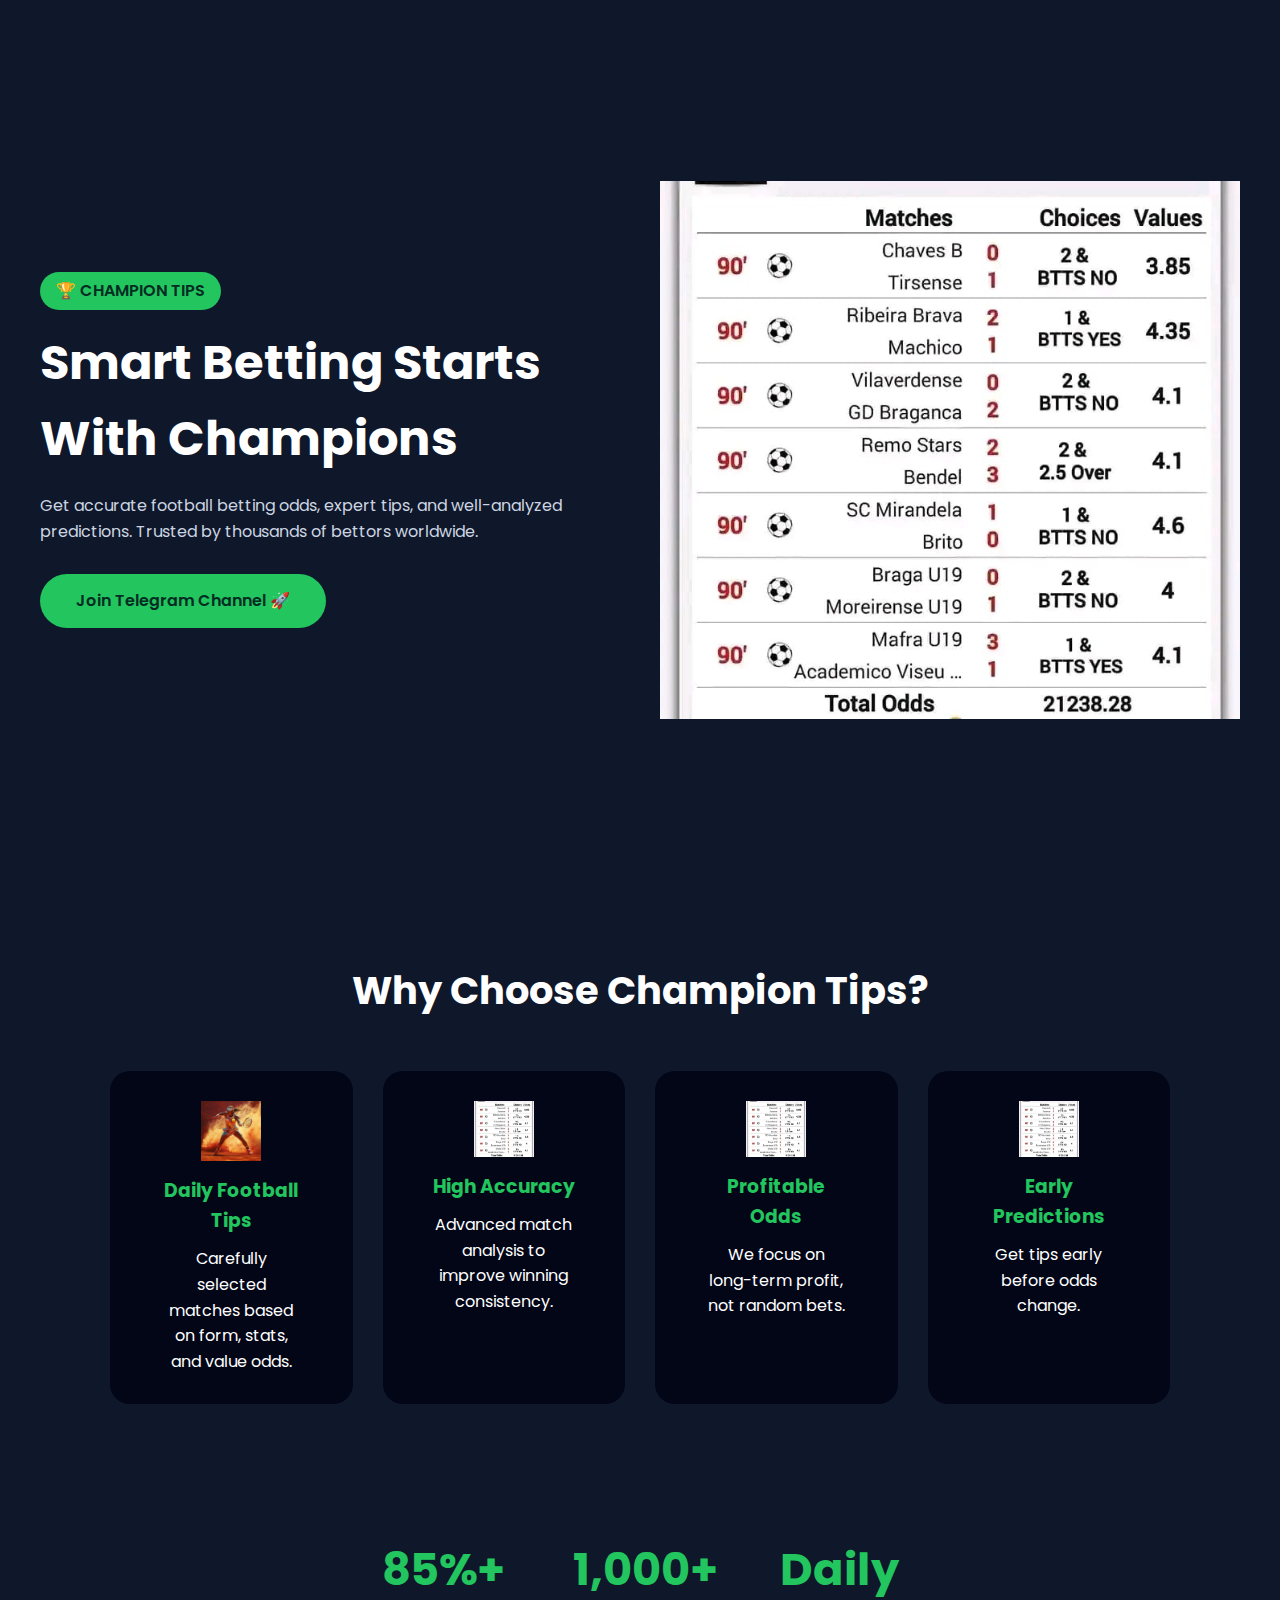
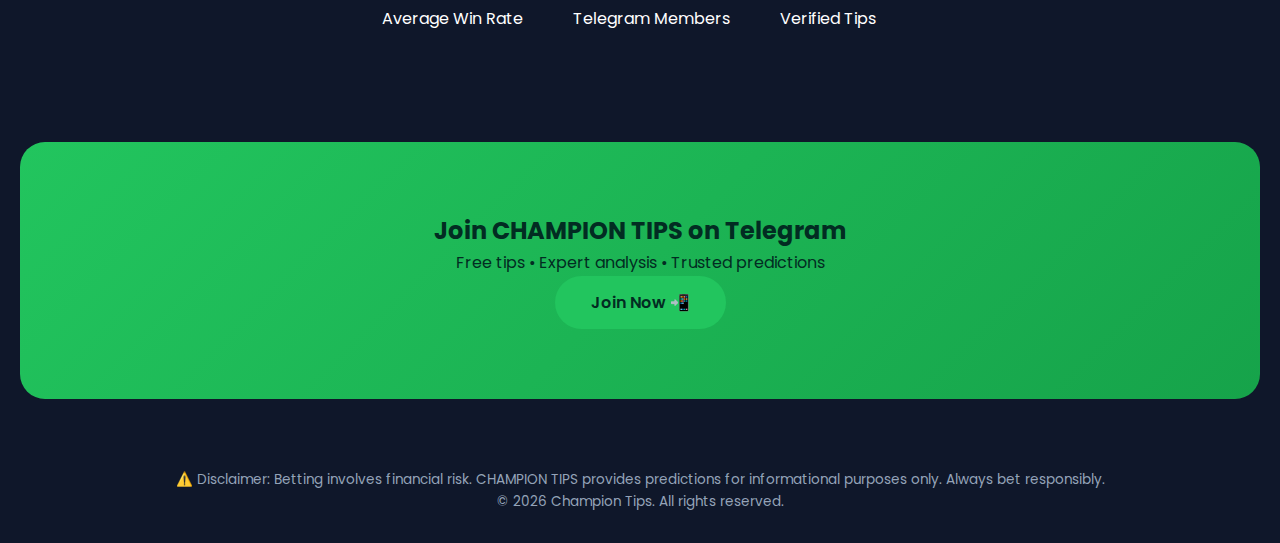
<file: Landing page/index.html>
<!DOCTYPE html>
<html lang="en">
<head>
  <meta charset="UTF-8" />
  <title>CHAMPION TIPS | Betting Odds & Predictions</title>
  <meta name="viewport" content="width=device-width, initial-scale=1.0" />
  <meta name="description" content="Champion Tips provides accurate betting odds, football tips and predictions. Join our Telegram channel for daily winning tips." />

  <link rel="stylesheet" href="style.css" />
  <link href="https://fonts.googleapis.com/css2?family=Poppins:wght@300;400;600;700&display=swap" rel="stylesheet">
</head>
<body>

  <!-- HERO -->
  <header class="hero">
    <div class="hero-content">
      <span class="badge">🏆 CHAMPION TIPS</span>
      <h1>Smart Betting Starts With Champions</h1>
      <p>
        Get accurate football betting odds, expert tips, and well-analyzed predictions.
        Trusted by thousands of bettors worldwide.
      </p>

      <a href="https://t.me/+NmlpLGdOU19jNDg8" target="_blank" class="btn-primary">
        Join Telegram Channel 🚀
      </a>
    </div>

    <div class="hero-image">
      <img src="images/tips.jpeg" alt="Champion Tips Betting Predictions">
    </div>
  </header>

  <!-- FEATURES -->
  <section class="features container">
    <h2 class="section-title">Why Choose Champion Tips?</h2>

    <div class="features-grid">
      <div class="feature-card">
        <img src="images/tenis.jpg" alt="Daily Football Tips">
        <h3>Daily Football Tips</h3>
        <p>Carefully selected matches based on form, stats, and value odds.</p>
      </div>

      <div class="feature-card">
        <img src="images/tips.jpeg" alt="High Accuracy Predictions">
        <h3>High Accuracy</h3>
        <p>Advanced match analysis to improve winning consistency.</p>
      </div>

      <div class="feature-card">
        <img src="images/tips.jpeg" alt="Profitable Odds">
        <h3>Profitable Odds</h3>
        <p>We focus on long-term profit, not random bets.</p>
      </div>

      <div class="feature-card">
        <img src="images/tips.jpeg" alt="Early Betting Tips">
        <h3>Early Predictions</h3>
        <p>Get tips early before odds change.</p>
      </div>
    </div>
  </section>

  <!-- STATS -->
  <section class="stats">
    <div class="stat-box">
      <h2>85%+</h2>
      <p>Average Win Rate</p>
    </div>
    <div class="stat-box">
      <h2>1,000+</h2>
      <p>Telegram Members</p>
    </div>
    <div class="stat-box">
      <h2>Daily</h2>
      <p>Verified Tips</p>
    </div>
  </section>

  <!-- CTA -->
  <section class="telegram-cta">
    <h2>Join CHAMPION TIPS on Telegram</h2>
    <p>Free tips • Expert analysis • Trusted predictions</p>
    <a href="https://t.me/+NmlpLGdOU19jNDg8" target="_blank" class="btn-primary">
      Join Now 📲
    </a>
  </section>

  <!-- FOOTER -->
  <footer>
    <p>
      ⚠️ Disclaimer: Betting involves financial risk. CHAMPION TIPS provides predictions for informational purposes only.
      Always bet responsibly.
    </p>
    <p>© 2026 Champion Tips. All rights reserved.</p>
  </footer>

</body>
</html>
</file>
<file: Landing page/style.css>
/* ================= BASE ================= */
* {
  margin: 0;
  padding: 0;
  box-sizing: border-box;
}

body {
  font-family: 'Poppins', sans-serif;
  background: #0f172a;
  color: #ffffff;
  line-height: 1.6;
}

img {
  max-width: 100%;
  display:grid;
}

a {
  text-decoration: none;
}

/* ================= UTILITIES ================= */
.container {
  max-width: 1100px;
  margin: auto;
  padding: 60px 20px;
}

.btn-primary {
  display: inline-block;
  padding: 14px 36px;
  background: #22c55e;
  color: #022c22;
  font-weight: 600;
  border-radius: 50px;
  transition: 0.3s ease;
}

.btn-primary:hover {
  background: #16a34a;
}

.section-title {
  text-align: center;
  font-size: clamp(1.8rem, 5vw, 2.4rem);
  margin-bottom: 50px;
}

/* ================= HERO ================= */
.hero {
  min-height: 100vh;
  display: grid;
  grid-template-columns: repeat(2, 1fr);
  gap: 40px;
  align-items: center;
  padding: 60px 40px;
}

.hero-content .badge {
  display: inline-block;
  background: #22c55e;
  color: #022c22;
  padding: 6px 16px;
  border-radius: 30px;
  font-weight: 600;
  margin-bottom: 15px;
}

.hero h1 {
  font-size: clamp(2rem, 5vw, 3rem);
  margin-bottom: 15px;
}

.hero p {
  color: #cbd5e1;
  margin-bottom: 30px;
}

/* ================= FEATURES ================= */
.features-grid {
  display: grid;
  grid-template-columns: repeat(auto-fit, minmax(230px, 1fr));
  gap: 30px;
}

.feature-card {
  background: #020617;
  padding: 30px 50px;
  border-radius: 20px;
  text-align: center;
  transition: transform 0.3s ease;
}

.feature-card:hover {
  transform: translateY(-8px);
}

.feature-card img {
  width: 60px;
  margin: 0 auto 15px;
}

.feature-card h3 {
  color: #22c55e;
  margin-bottom: 10px;
}

/* ================= STATS ================= */
.stats {
  display: flex;
  justify-content: center;
  gap: 50px;
  padding: 70px 20px;
  flex-wrap: wrap;
}

.stat-box h2 {
  font-size: clamp(2.2rem, 6vw, 2.8rem);
  color: #22c55e;
}

/* ================= CTA ================= */
.telegram-cta {
  background: linear-gradient(135deg, #22c55e, #16a34a);
  color: #022c22;
  text-align: center;
  padding: 70px 20px;
  margin: 40px 20px;
  border-radius: 25px;
}

/* ================= FOOTER ================= */
footer {
  text-align: center;
  padding: 30px 20px;
  font-size: 0.85rem;
  color: #94a3b8;
}

/* ================= RESPONSIVE ================= */
@media (max-width: 900px) {
  .hero {
    grid-template-columns: 1fr;
    text-align: center;
  }

  .hero-image {
    order: -1;
  }
}

@media (max-width: 480px) {
  .btn-primary {
    width: 100%;
    text-align: center;
  }
}
</file>
